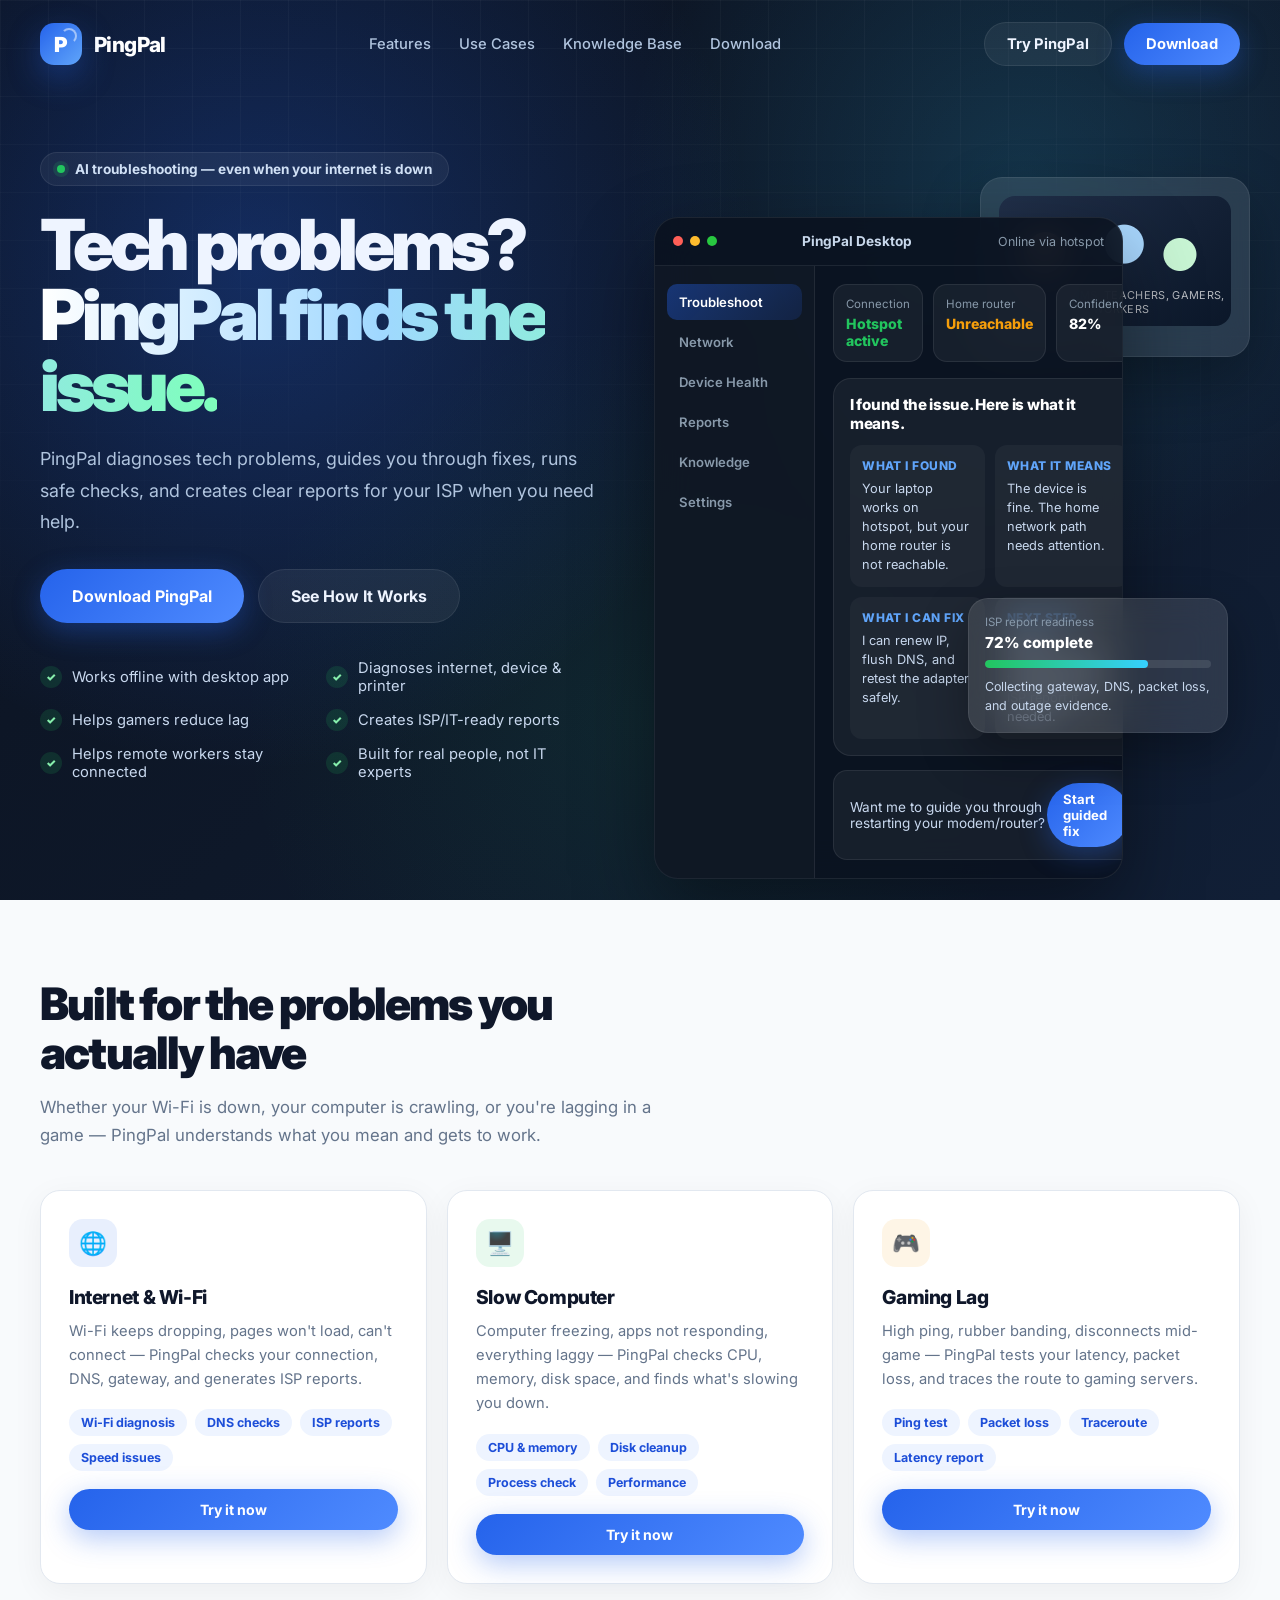
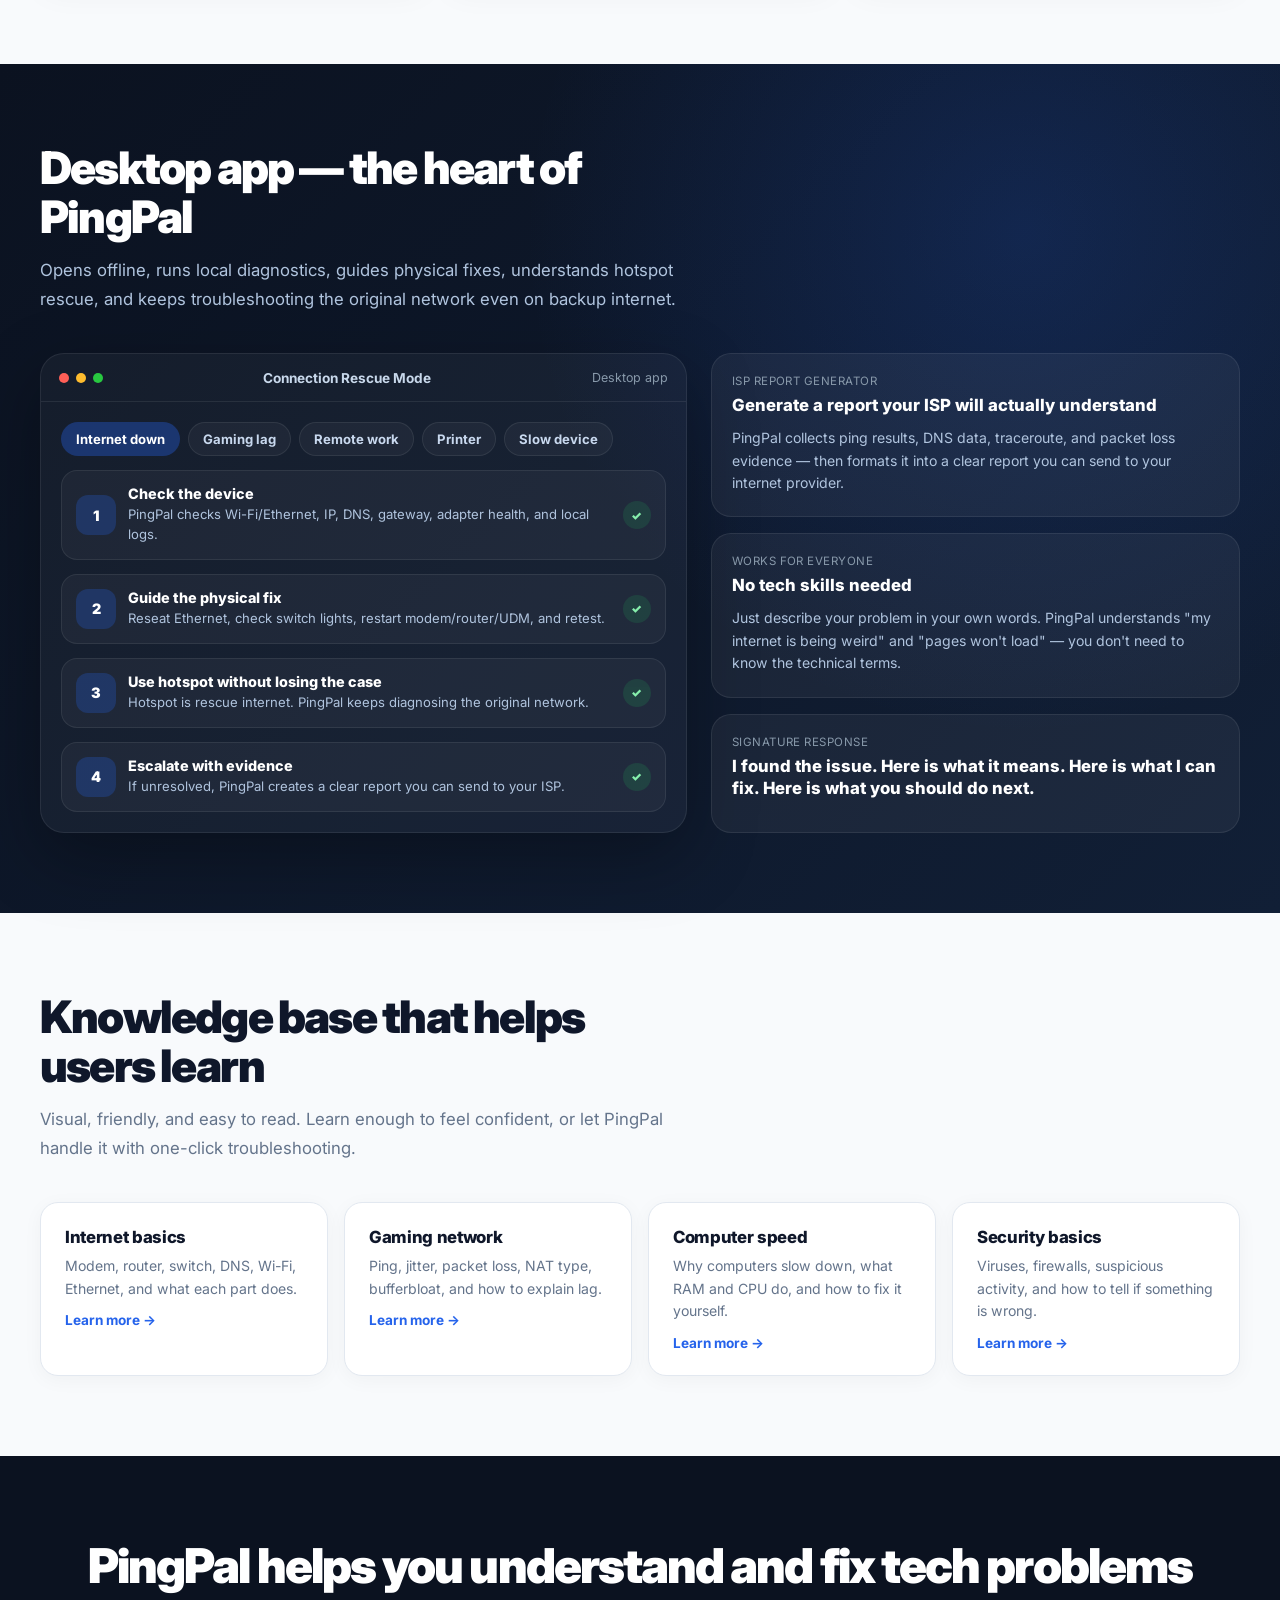
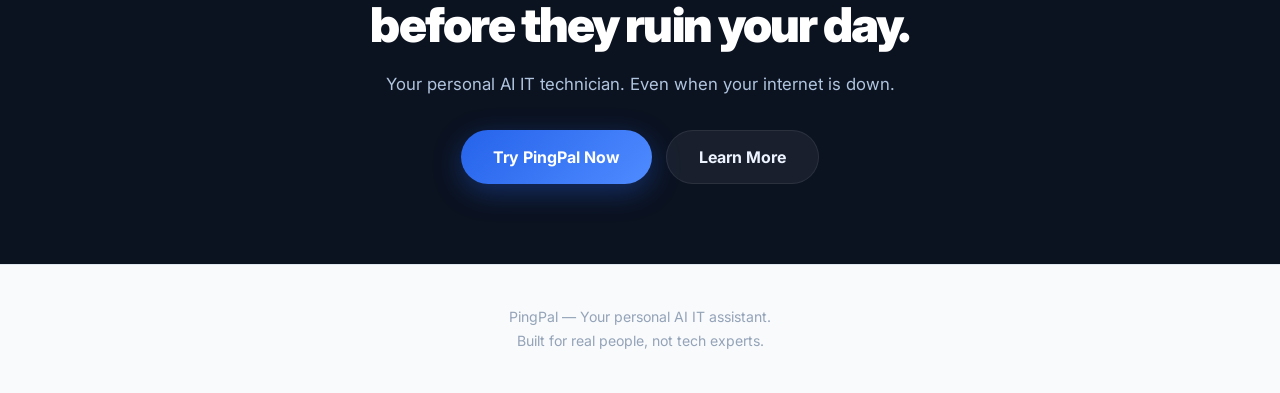
<file: preview/index.html>
<!DOCTYPE html>
<html lang="en">
<head>
  <meta charset="UTF-8">
  <meta name="viewport" content="width=device-width, initial-scale=1.0">
  <title>PingPal — AI IT Assistant</title>
  <link rel="preconnect" href="https://fonts.googleapis.com">
  <link rel="preconnect" href="https://fonts.gstatic.com" crossorigin>
  <link href="https://fonts.googleapis.com/css2?family=Inter:wght@400;500;600;700;800;900&display=swap" rel="stylesheet">
  <style>
    :root {
      --navy: #0B1220;
      --navy-light: #0f1a2e;
      --panel: #162033;
      --accent: #2563EB;
      --accent-light: #60a5fa;
      --cyan: #36d1ff;
      --success: #22C55E;
      --warning: #F59E0B;
      --danger: #EF4444;
      --bg: #F8FAFC;
      --surface: #ffffff;
      --border: #e2e8f0;
      --text: #0f172a;
      --text-secondary: #64748b;
      --text-muted: #94a3b8;
      --line: rgba(255, 255, 255, 0.08);
      --glow: rgba(37, 99, 235, 0.25);
    }

    * { box-sizing: border-box; margin: 0; padding: 0; }

    body {
      font-family: 'Inter', ui-sans-serif, system-ui, -apple-system, sans-serif;
      color: var(--text);
      background: var(--bg);
      -webkit-font-smoothing: antialiased;
    }

    a { color: inherit; text-decoration: none; }

    /* Hero Section */
    .hero-section {
      min-height: 100vh;
      color: #eef4ff;
      background:
        radial-gradient(circle at 20% 30%, rgba(37, 99, 235, 0.3), transparent 500px),
        radial-gradient(circle at 80% 20%, rgba(54, 209, 255, 0.15), transparent 400px),
        radial-gradient(circle at 50% 80%, rgba(34, 197, 94, 0.08), transparent 400px),
        linear-gradient(135deg, #0B1220 0%, #0e1829 50%, #111f36 100%);
      position: relative;
      overflow: hidden;
    }

    .hero-section::before {
      content: "";
      position: absolute;
      inset: 0;
      background-image:
        linear-gradient(rgba(255,255,255,0.03) 1px, transparent 1px),
        linear-gradient(90deg, rgba(255,255,255,0.03) 1px, transparent 1px);
      background-size: 48px 48px;
      mask-image: linear-gradient(to bottom, #000, transparent 80%);
      pointer-events: none;
    }

    .container {
      width: min(1200px, calc(100% - 48px));
      margin: 0 auto;
      position: relative;
      z-index: 1;
    }

    /* Nav */
    .nav {
      display: flex;
      align-items: center;
      justify-content: space-between;
      padding: 22px 0;
    }

    .brand {
      display: flex;
      align-items: center;
      gap: 12px;
    }

    .logo-icon {
      width: 42px;
      height: 42px;
      border-radius: 14px;
      background: linear-gradient(135deg, var(--accent), var(--accent-light));
      display: flex;
      align-items: center;
      justify-content: center;
      position: relative;
      box-shadow: 0 12px 32px rgba(37, 99, 235, 0.35);
    }

    .logo-letter {
      color: white;
      font-weight: 900;
      font-size: 1.3rem;
      z-index: 1;
    }

    .logo-signal {
      position: absolute;
      width: 16px;
      height: 16px;
      border: 2.5px solid rgba(255, 255, 255, 0.5);
      border-left-color: transparent;
      border-bottom-color: transparent;
      border-radius: 50%;
      right: 5px;
      top: 5px;
    }

    .brand-name {
      font-weight: 800;
      font-size: 1.3rem;
      color: white;
      letter-spacing: -0.03em;
    }

    .nav-links {
      display: flex;
      align-items: center;
      gap: 28px;
      font-size: 0.92rem;
      color: #b0c4de;
      font-weight: 500;
    }

    .nav-links a:hover { color: white; }

    .nav-actions {
      display: flex;
      gap: 12px;
      align-items: center;
    }

    .btn {
      display: inline-flex;
      align-items: center;
      justify-content: center;
      gap: 8px;
      padding: 12px 22px;
      border-radius: 999px;
      font-weight: 700;
      font-size: 0.92rem;
      border: none;
      cursor: pointer;
      transition: all 0.2s;
      font-family: inherit;
    }

    .btn-ghost {
      background: rgba(255, 255, 255, 0.06);
      border: 1px solid var(--line);
      color: #eef4ff;
    }

    .btn-ghost:hover {
      background: rgba(255, 255, 255, 0.1);
    }

    .btn-primary {
      background: linear-gradient(135deg, var(--accent), #4f8bff);
      color: white;
      box-shadow: 0 8px 28px rgba(37, 99, 235, 0.35);
    }

    .btn-primary:hover {
      box-shadow: 0 12px 36px rgba(37, 99, 235, 0.45);
      transform: translateY(-1px);
    }

    .btn-lg {
      padding: 16px 32px;
      font-size: 1rem;
    }

    /* Hero Content */
    .hero-grid {
      display: grid;
      grid-template-columns: 1fr 1.05fr;
      gap: 56px;
      align-items: center;
      padding: 64px 0 80px;
    }

    .eyebrow {
      display: inline-flex;
      align-items: center;
      gap: 10px;
      padding: 8px 16px;
      border: 1px solid var(--line);
      border-radius: 999px;
      background: rgba(255, 255, 255, 0.05);
      font-weight: 700;
      font-size: 0.85rem;
      color: #d0e0f5;
      margin-bottom: 24px;
    }

    .pulse-dot {
      width: 8px;
      height: 8px;
      border-radius: 50%;
      background: var(--success);
      box-shadow: 0 0 0 4px rgba(34, 197, 94, 0.15);
      animation: pulse 2s infinite;
    }

    @keyframes pulse {
      0%, 100% { box-shadow: 0 0 0 4px rgba(34, 197, 94, 0.15); }
      50% { box-shadow: 0 0 0 8px rgba(34, 197, 94, 0.08); }
    }

    .hero-title {
      font-size: clamp(2.8rem, 5.5vw, 4.5rem);
      line-height: 1;
      letter-spacing: -0.06em;
      font-weight: 900;
      margin-bottom: 22px;
    }

    .gradient-text {
      background: linear-gradient(90deg, #ffffff, #a0d8ff 50%, #7effbb);
      -webkit-background-clip: text;
      background-clip: text;
      color: transparent;
    }

    .hero-description {
      font-size: 1.12rem;
      line-height: 1.75;
      color: #b0c4de;
      max-width: 560px;
      margin-bottom: 32px;
    }

    .hero-buttons {
      display: flex;
      flex-wrap: wrap;
      gap: 14px;
      margin-bottom: 36px;
    }

    .trust-grid {
      display: grid;
      grid-template-columns: 1fr 1fr;
      gap: 14px;
    }

    .trust-item {
      display: flex;
      align-items: center;
      gap: 10px;
      font-size: 0.92rem;
      color: #c8d8ee;
    }

    .check-circle {
      width: 22px;
      height: 22px;
      border-radius: 50%;
      background: rgba(34, 197, 94, 0.15);
      color: #86efac;
      display: flex;
      align-items: center;
      justify-content: center;
      font-size: 0.7rem;
      font-weight: 900;
      flex-shrink: 0;
    }

    /* App Mockup */
    .mockup-container {
      position: relative;
      min-height: 580px;
    }

    .app-window {
      position: absolute;
      left: 0;
      top: 40px;
      width: 80%;
      border: 1px solid var(--line);
      border-radius: 24px;
      background: rgba(11, 18, 32, 0.9);
      box-shadow: 0 32px 80px rgba(0, 0, 0, 0.4);
      backdrop-filter: blur(20px);
      overflow: hidden;
      z-index: 2;
    }

    .window-chrome {
      height: 48px;
      display: flex;
      align-items: center;
      justify-content: space-between;
      padding: 0 18px;
      border-bottom: 1px solid var(--line);
    }

    .window-dots {
      display: flex;
      gap: 7px;
    }

    .window-dots span {
      width: 10px;
      height: 10px;
      border-radius: 50%;
    }

    .window-dots span:nth-child(1) { background: #ff5f57; }
    .window-dots span:nth-child(2) { background: #febc2e; }
    .window-dots span:nth-child(3) { background: #28c840; }

    .window-title {
      font-weight: 700;
      font-size: 0.85rem;
      color: #c8d8eb;
    }

    .window-tag {
      font-size: 0.78rem;
      color: #8899aa;
    }

    .app-layout {
      display: grid;
      grid-template-columns: 160px 1fr;
      min-height: 420px;
    }

    .app-sidebar {
      padding: 18px 12px;
      border-right: 1px solid var(--line);
      background: rgba(255, 255, 255, 0.02);
    }

    .app-nav-item {
      padding: 10px 12px;
      border-radius: 10px;
      color: #8899aa;
      font-weight: 600;
      font-size: 0.82rem;
      margin-bottom: 4px;
    }

    .app-nav-item.active {
      color: white;
      background: linear-gradient(135deg, rgba(37, 99, 235, 0.4), rgba(37, 99, 235, 0.15));
    }

    .app-main {
      padding: 18px;
    }

    .status-cards {
      display: grid;
      grid-template-columns: repeat(3, 1fr);
      gap: 10px;
      margin-bottom: 16px;
    }

    .stat-card {
      border: 1px solid var(--line);
      background: rgba(255, 255, 255, 0.05);
      border-radius: 14px;
      padding: 12px;
    }

    .stat-card .label {
      font-size: 0.72rem;
      color: #8899aa;
      margin-bottom: 4px;
    }

    .stat-card .value {
      font-weight: 800;
      color: white;
      font-size: 0.88rem;
    }

    .stat-card .value.green { color: var(--success); }
    .stat-card .value.amber { color: var(--warning); }

    .diag-box {
      border: 1px solid var(--line);
      background: rgba(255, 255, 255, 0.05);
      border-radius: 18px;
      padding: 16px;
      margin-bottom: 14px;
    }

    .diag-box .diag-title {
      font-weight: 800;
      color: white;
      font-size: 0.95rem;
      margin-bottom: 12px;
      letter-spacing: -0.02em;
    }

    .diag-grid {
      display: grid;
      grid-template-columns: 1fr 1fr;
      gap: 10px;
    }

    .diag-cell {
      border-radius: 12px;
      background: rgba(255, 255, 255, 0.04);
      padding: 12px;
      font-size: 0.8rem;
      line-height: 1.5;
      color: #c8d8ee;
    }

    .diag-cell .cell-label {
      font-weight: 800;
      color: white;
      display: block;
      margin-bottom: 4px;
      font-size: 0.75rem;
      text-transform: uppercase;
      letter-spacing: 0.04em;
      color: var(--accent-light);
    }

    .cta-bar {
      display: flex;
      align-items: center;
      justify-content: space-between;
      border: 1px solid var(--line);
      border-radius: 14px;
      background: rgba(255, 255, 255, 0.05);
      padding: 12px 16px;
    }

    .cta-bar p {
      color: #c8d8ee;
      font-size: 0.85rem;
    }

    .cta-bar .btn {
      padding: 8px 16px;
      font-size: 0.82rem;
    }

    /* Floating card */
    .float-card {
      position: absolute;
      right: -10px;
      top: 0;
      width: 46%;
      border: 1px solid var(--line);
      border-radius: 22px;
      background: rgba(255, 255, 255, 0.1);
      backdrop-filter: blur(16px);
      padding: 18px;
      box-shadow: 0 24px 60px rgba(0, 0, 0, 0.3);
      z-index: 1;
    }

    .float-card .scene {
      height: 130px;
      border-radius: 16px;
      background:
        radial-gradient(circle at 20% 42%, #f7c7a7 0 18px, transparent 19px),
        radial-gradient(circle at 54% 37%, #a9d8ff 0 19px, transparent 20px),
        radial-gradient(circle at 78% 45%, #c8f5d4 0 16px, transparent 17px),
        linear-gradient(135deg, #21304a, #0b1729);
      margin-bottom: 12px;
      position: relative;
    }

    .float-card .scene::after {
      content: "Office teams, teachers, gamers, and remote workers";
      position: absolute;
      left: 14px;
      bottom: 10px;
      color: rgba(255,255,255,0.7);
      font-size: 0.68rem;
      letter-spacing: 0.03em;
      text-transform: uppercase;
    }

    .report-float {
      position: absolute;
      right: 12px;
      bottom: 24px;
      width: 260px;
      border: 1px solid var(--line);
      border-radius: 20px;
      padding: 16px;
      background: rgba(255, 255, 255, 0.12);
      backdrop-filter: blur(18px);
      box-shadow: 0 20px 50px rgba(0, 0, 0, 0.3);
      z-index: 3;
    }

    .report-float .rf-label {
      font-size: 0.72rem;
      color: #8899aa;
      margin-bottom: 4px;
    }

    .report-float .rf-value {
      font-weight: 800;
      color: white;
      font-size: 0.95rem;
      margin-bottom: 8px;
    }

    .progress-bar {
      height: 8px;
      border-radius: 999px;
      background: rgba(255, 255, 255, 0.1);
      overflow: hidden;
      margin-bottom: 10px;
    }

    .progress-bar span {
      display: block;
      height: 100%;
      width: 72%;
      background: linear-gradient(90deg, var(--success), var(--cyan));
      border-radius: 999px;
    }

    .report-float .rf-desc {
      font-size: 0.78rem;
      color: #c8d8ee;
      line-height: 1.5;
    }

    /* Light sections */
    .section {
      padding: 80px 0;
    }

    .section-header {
      max-width: 640px;
      margin-bottom: 40px;
    }

    .section-header h2 {
      font-size: clamp(1.8rem, 3.5vw, 2.8rem);
      font-weight: 900;
      letter-spacing: -0.04em;
      color: var(--text);
      margin-bottom: 14px;
      line-height: 1.1;
    }

    .section-header p {
      font-size: 1.05rem;
      line-height: 1.7;
      color: var(--text-secondary);
    }

    /* Account cards */
    .card-grid {
      display: grid;
      grid-template-columns: repeat(3, 1fr);
      gap: 20px;
    }

    .card {
      background: var(--surface);
      border: 1px solid var(--border);
      border-radius: 20px;
      padding: 28px;
      box-shadow: 0 8px 32px rgba(0, 0, 0, 0.05);
      transition: all 0.2s;
    }

    .card:hover {
      box-shadow: 0 16px 48px rgba(0, 0, 0, 0.08);
      transform: translateY(-2px);
    }

    .card-icon {
      width: 48px;
      height: 48px;
      border-radius: 14px;
      display: flex;
      align-items: center;
      justify-content: center;
      margin-bottom: 18px;
      font-size: 1.4rem;
    }

    .card-icon.blue { background: rgba(37, 99, 235, 0.1); }
    .card-icon.green { background: rgba(34, 197, 94, 0.1); }
    .card-icon.amber { background: rgba(245, 158, 11, 0.1); }

    .card h3 {
      font-size: 1.2rem;
      font-weight: 800;
      margin-bottom: 10px;
      letter-spacing: -0.02em;
    }

    .card p {
      font-size: 0.92rem;
      color: var(--text-secondary);
      line-height: 1.65;
      margin-bottom: 18px;
    }

    .pill-list {
      display: flex;
      flex-wrap: wrap;
      gap: 8px;
    }

    .pill {
      padding: 6px 12px;
      border-radius: 999px;
      background: #eef4ff;
      color: #1d4ed8;
      font-weight: 700;
      font-size: 0.78rem;
    }

    /* Dark desktop section */
    .dark-section {
      background:
        radial-gradient(circle at 80% 20%, rgba(37, 99, 235, 0.18), transparent 500px),
        linear-gradient(135deg, #0B1220, #111f36);
      color: #eef4ff;
      padding: 80px 0;
    }

    .dark-section .section-header h2 { color: white; }
    .dark-section .section-header p { color: #b0c4de; }

    .desktop-grid {
      display: grid;
      grid-template-columns: 1.1fr 0.9fr;
      gap: 24px;
      align-items: stretch;
    }

    .desktop-window {
      border: 1px solid var(--line);
      border-radius: 24px;
      overflow: hidden;
      background: rgba(255, 255, 255, 0.04);
      box-shadow: 0 24px 70px rgba(0, 0, 0, 0.3);
    }

    .desktop-content {
      padding: 20px;
      display: grid;
      gap: 14px;
    }

    .mode-tabs {
      display: flex;
      flex-wrap: wrap;
      gap: 8px;
    }

    .mode-tab {
      padding: 8px 14px;
      border-radius: 999px;
      border: 1px solid var(--line);
      background: rgba(255, 255, 255, 0.04);
      color: #c8d8ee;
      font-weight: 700;
      font-size: 0.82rem;
    }

    .mode-tab.active {
      background: rgba(37, 99, 235, 0.35);
      color: white;
      border-color: transparent;
    }

    .flow-step {
      display: grid;
      grid-template-columns: 40px 1fr 28px;
      gap: 12px;
      align-items: center;
      border: 1px solid var(--line);
      border-radius: 16px;
      padding: 14px;
      background: rgba(255, 255, 255, 0.04);
    }

    .flow-num {
      width: 40px;
      height: 40px;
      border-radius: 12px;
      background: rgba(37, 99, 235, 0.25);
      color: white;
      display: flex;
      align-items: center;
      justify-content: center;
      font-weight: 900;
      font-size: 0.9rem;
    }

    .flow-step h4 {
      font-size: 0.9rem;
      font-weight: 800;
      color: white;
      margin-bottom: 3px;
    }

    .flow-step p {
      font-size: 0.82rem;
      color: #b0c4de;
      line-height: 1.5;
    }

    .flow-check {
      width: 28px;
      height: 28px;
      border-radius: 50%;
      background: rgba(34, 197, 94, 0.15);
      color: #86efac;
      display: flex;
      align-items: center;
      justify-content: center;
      font-weight: 900;
      font-size: 0.75rem;
    }

    .side-stack {
      display: grid;
      gap: 16px;
    }

    .info-card {
      border: 1px solid var(--line);
      background: rgba(255, 255, 255, 0.05);
      border-radius: 20px;
      padding: 20px;
    }

    .info-card .ic-label {
      font-size: 0.72rem;
      color: #8899aa;
      margin-bottom: 6px;
      text-transform: uppercase;
      letter-spacing: 0.04em;
    }

    .info-card h3 {
      font-size: 1.05rem;
      font-weight: 800;
      color: white;
      margin-bottom: 10px;
      line-height: 1.35;
    }

    .info-card p {
      font-size: 0.88rem;
      color: #b0c4de;
      line-height: 1.6;
    }

    .code-display {
      margin-top: 14px;
      border: 1px dashed rgba(255, 255, 255, 0.2);
      border-radius: 14px;
      padding: 14px;
      background: rgba(255, 255, 255, 0.04);
      color: white;
      font-weight: 900;
      letter-spacing: 0.12em;
      text-align: center;
      font-size: 0.95rem;
    }

    /* Knowledge base */
    .kb-grid {
      display: grid;
      grid-template-columns: repeat(4, 1fr);
      gap: 16px;
    }

    .kb-card {
      background: var(--surface);
      border: 1px solid var(--border);
      border-radius: 18px;
      padding: 24px;
      box-shadow: 0 4px 20px rgba(0, 0, 0, 0.04);
      transition: all 0.2s;
    }

    .kb-card:hover {
      box-shadow: 0 12px 36px rgba(0, 0, 0, 0.08);
      transform: translateY(-2px);
    }

    .kb-card h3 {
      font-size: 1.05rem;
      font-weight: 800;
      margin-bottom: 8px;
      letter-spacing: -0.02em;
    }

    .kb-card p {
      font-size: 0.88rem;
      color: var(--text-secondary);
      line-height: 1.6;
    }

    /* CTA Section */
    .cta-section {
      background: var(--navy);
      padding: 80px 0;
      text-align: center;
      color: white;
    }

    .cta-section h2 {
      font-size: clamp(2rem, 4vw, 3rem);
      font-weight: 900;
      letter-spacing: -0.04em;
      margin-bottom: 16px;
    }

    .cta-section p {
      font-size: 1.05rem;
      color: #b0c4de;
      max-width: 520px;
      margin: 0 auto 32px;
      line-height: 1.7;
    }

    .cta-buttons {
      display: flex;
      gap: 14px;
      justify-content: center;
      flex-wrap: wrap;
    }

    .card-cta {
      margin-top: 18px;
      width: 100%;
      text-align: center;
      padding: 12px 20px;
      font-size: 0.88rem;
    }

    .kb-link {
      display: block;
      margin-top: 12px;
      font-weight: 700;
      font-size: 0.85rem;
      color: var(--accent);
    }

    .kb-card:hover .kb-link {
      text-decoration: underline;
    }

    /* Footer */
    .footer {
      padding: 40px 0;
      text-align: center;
      color: var(--text-muted);
      font-size: 0.88rem;
      line-height: 1.7;
      border-top: 1px solid var(--border);
    }

    /* Responsive */
    @media (max-width: 980px) {
      .nav-links { display: none; }
      .hero-grid, .desktop-grid { grid-template-columns: 1fr; }
      .mockup-container { min-height: 500px; }
      .card-grid, .kb-grid { grid-template-columns: 1fr 1fr; }
    }

    @media (max-width: 680px) {
      .nav-actions { display: none; }
      .trust-grid, .card-grid, .kb-grid, .status-cards, .diag-grid { grid-template-columns: 1fr; }
      .app-layout { grid-template-columns: 1fr; }
      .app-sidebar, .float-card, .report-float { display: none; }
      .app-window { width: 100%; }
    }
  </style>
</head>
<body>

  <!-- Hero -->
  <section class="hero-section">
    <div class="container">
      <nav class="nav">
        <a class="brand" href="/">
          <div class="logo-icon">
            <span class="logo-letter">P</span>
            <span class="logo-signal"></span>
          </div>
          <span class="brand-name">PingPal</span>
        </a>
        <div class="nav-links">
          <a href="#features">Features</a>
          <a href="#usecases">Use Cases</a>
          <a href="#knowledge">Knowledge Base</a>
          <a href="#download">Download</a>
        </div>
        <div class="nav-actions">
          <a class="btn btn-ghost" href="/">Try PingPal</a>
          <a class="btn btn-primary" href="#download">Download</a>
        </div>
      </nav>

      <div class="hero-grid">
        <div>
          <div class="eyebrow">
            <span class="pulse-dot"></span>
            AI troubleshooting — even when your internet is down
          </div>
          <h1 class="hero-title">Tech problems?<br><span class="gradient-text">PingPal finds the issue.</span></h1>
          <p class="hero-description">
            PingPal diagnoses tech problems, guides you through fixes, runs safe checks, and creates clear reports
            for your ISP when you need help.
          </p>
          <div class="hero-buttons">
            <a class="btn btn-primary btn-lg" href="#download">Download PingPal</a>
            <a class="btn btn-ghost btn-lg" href="#features">See How It Works</a>
          </div>
          <div class="trust-grid">
            <div class="trust-item"><span class="check-circle">✓</span> Works offline with desktop app</div>
            <div class="trust-item"><span class="check-circle">✓</span> Diagnoses internet, device &amp; printer</div>
            <div class="trust-item"><span class="check-circle">✓</span> Helps gamers reduce lag</div>
            <div class="trust-item"><span class="check-circle">✓</span> Creates ISP/IT-ready reports</div>
            <div class="trust-item"><span class="check-circle">✓</span> Helps remote workers stay connected</div>
            <div class="trust-item"><span class="check-circle">✓</span> Built for real people, not IT experts</div>
          </div>
        </div>

        <div class="mockup-container">
          <div class="float-card">
            <div class="scene"></div>
          </div>

          <div class="app-window">
            <div class="window-chrome">
              <div class="window-dots"><span></span><span></span><span></span></div>
              <span class="window-title">PingPal Desktop</span>
              <span class="window-tag">Online via hotspot</span>
            </div>
            <div class="app-layout">
              <aside class="app-sidebar">
                <div class="app-nav-item active">Troubleshoot</div>
                <div class="app-nav-item">Network</div>
                <div class="app-nav-item">Device Health</div>
                <div class="app-nav-item">Reports</div>
                <div class="app-nav-item">Knowledge</div>
                <div class="app-nav-item">Settings</div>
              </aside>
              <div class="app-main">
                <div class="status-cards">
                  <div class="stat-card"><div class="label">Connection</div><div class="value green">Hotspot active</div></div>
                  <div class="stat-card"><div class="label">Home router</div><div class="value amber">Unreachable</div></div>
                  <div class="stat-card"><div class="label">Confidence</div><div class="value">82%</div></div>
                </div>
                <div class="diag-box">
                  <div class="diag-title">I found the issue. Here is what it means.</div>
                  <div class="diag-grid">
                    <div class="diag-cell"><span class="cell-label">What I found</span>Your laptop works on hotspot, but your home router is not reachable.</div>
                    <div class="diag-cell"><span class="cell-label">What it means</span>The device is fine. The home network path needs attention.</div>
                    <div class="diag-cell"><span class="cell-label">What I can fix</span>I can renew IP, flush DNS, and retest the adapter safely.</div>
                    <div class="diag-cell"><span class="cell-label">Next step</span>Restart modem/router, then generate an ISP report if needed.</div>
                  </div>
                </div>
                <div class="cta-bar">
                  <p>Want me to guide you through restarting your modem/router?</p>
                  <a class="btn btn-primary" href="/">Start guided fix</a>
                </div>
              </div>
            </div>
          </div>

          <div class="report-float">
            <div class="rf-label">ISP report readiness</div>
            <div class="rf-value">72% complete</div>
            <div class="progress-bar"><span></span></div>
            <div class="rf-desc">Collecting gateway, DNS, packet loss, and outage evidence.</div>
          </div>
        </div>
      </div>
    </div>
  </section>

  <!-- Use Cases -->
  <section class="section" id="usecases">
    <div class="container">
      <div class="section-header">
        <h2>Built for the problems you actually have</h2>
        <p>Whether your Wi-Fi is down, your computer is crawling, or you're lagging in a game — PingPal understands what you mean and gets to work.</p>
      </div>

      <div class="card-grid">
        <article class="card">
          <div class="card-icon blue">🌐</div>
          <h3>Internet &amp; Wi-Fi</h3>
          <p>Wi-Fi keeps dropping, pages won't load, can't connect — PingPal checks your connection, DNS, gateway, and generates ISP reports.</p>
          <div class="pill-list">
            <span class="pill">Wi-Fi diagnosis</span>
            <span class="pill">DNS checks</span>
            <span class="pill">ISP reports</span>
            <span class="pill">Speed issues</span>
          </div>
          <a class="btn btn-primary card-cta" href="/">Try it now</a>
        </article>

        <article class="card">
          <div class="card-icon green">🖥️</div>
          <h3>Slow Computer</h3>
          <p>Computer freezing, apps not responding, everything laggy — PingPal checks CPU, memory, disk space, and finds what's slowing you down.</p>
          <div class="pill-list">
            <span class="pill">CPU &amp; memory</span>
            <span class="pill">Disk cleanup</span>
            <span class="pill">Process check</span>
            <span class="pill">Performance</span>
          </div>
          <a class="btn btn-primary card-cta" href="/">Try it now</a>
        </article>

        <article class="card">
          <div class="card-icon amber">🎮</div>
          <h3>Gaming Lag</h3>
          <p>High ping, rubber banding, disconnects mid-game — PingPal tests your latency, packet loss, and traces the route to gaming servers.</p>
          <div class="pill-list">
            <span class="pill">Ping test</span>
            <span class="pill">Packet loss</span>
            <span class="pill">Traceroute</span>
            <span class="pill">Latency report</span>
          </div>
          <a class="btn btn-primary card-cta" href="/">Try it now</a>
        </article>
      </div>
    </div>
  </section>

  <!-- Desktop App Preview -->
  <section class="dark-section" id="features">
    <div class="container">
      <div class="section-header">
        <h2>Desktop app — the heart of PingPal</h2>
        <p>Opens offline, runs local diagnostics, guides physical fixes, understands hotspot rescue, and keeps troubleshooting the original network even on backup internet.</p>
      </div>
    </div>

    <div class="container">
      <div class="desktop-grid">
        <div class="desktop-window">
          <div class="window-chrome">
            <div class="window-dots"><span></span><span></span><span></span></div>
            <span class="window-title">Connection Rescue Mode</span>
            <span class="window-tag">Desktop app</span>
          </div>
          <div class="desktop-content">
            <div class="mode-tabs">
              <span class="mode-tab active">Internet down</span>
              <span class="mode-tab">Gaming lag</span>
              <span class="mode-tab">Remote work</span>
              <span class="mode-tab">Printer</span>
              <span class="mode-tab">Slow device</span>
            </div>

            <div class="flow-step">
              <div class="flow-num">1</div>
              <div>
                <h4>Check the device</h4>
                <p>PingPal checks Wi-Fi/Ethernet, IP, DNS, gateway, adapter health, and local logs.</p>
              </div>
              <span class="flow-check">✓</span>
            </div>

            <div class="flow-step">
              <div class="flow-num">2</div>
              <div>
                <h4>Guide the physical fix</h4>
                <p>Reseat Ethernet, check switch lights, restart modem/router/UDM, and retest.</p>
              </div>
              <span class="flow-check">✓</span>
            </div>

            <div class="flow-step">
              <div class="flow-num">3</div>
              <div>
                <h4>Use hotspot without losing the case</h4>
                <p>Hotspot is rescue internet. PingPal keeps diagnosing the original network.</p>
              </div>
              <span class="flow-check">✓</span>
            </div>

            <div class="flow-step">
              <div class="flow-num">4</div>
              <div>
                <h4>Escalate with evidence</h4>
                <p>If unresolved, PingPal creates a clear report you can send to your ISP.</p>
              </div>
              <span class="flow-check">✓</span>
            </div>
          </div>
        </div>

        <aside class="side-stack">
          <div class="info-card">
            <div class="ic-label">ISP report generator</div>
            <h3>Generate a report your ISP will actually understand</h3>
            <p>PingPal collects ping results, DNS data, traceroute, and packet loss evidence — then formats it into a clear report you can send to your internet provider.</p>
          </div>

          <div class="info-card">
            <div class="ic-label">Works for everyone</div>
            <h3>No tech skills needed</h3>
            <p>Just describe your problem in your own words. PingPal understands "my internet is being weird" and "pages won't load" — you don't need to know the technical terms.</p>
          </div>

          <div class="info-card">
            <div class="ic-label">Signature response</div>
            <h3>I found the issue. Here is what it means. Here is what I can fix. Here is what you should do next.</h3>
          </div>
        </aside>
      </div>
    </div>
  </section>

  <!-- Knowledge Base -->
  <section class="section" id="knowledge">
    <div class="container">
      <div class="section-header">
        <h2>Knowledge base that helps users learn</h2>
        <p>Visual, friendly, and easy to read. Learn enough to feel confident, or let PingPal handle it with one-click troubleshooting.</p>
      </div>
      <div class="kb-grid">
        <a class="kb-card" href="/knowledge">
          <h3>Internet basics</h3>
          <p>Modem, router, switch, DNS, Wi-Fi, Ethernet, and what each part does.</p>
          <span class="kb-link">Learn more &rarr;</span>
        </a>
        <a class="kb-card" href="/knowledge">
          <h3>Gaming network</h3>
          <p>Ping, jitter, packet loss, NAT type, bufferbloat, and how to explain lag.</p>
          <span class="kb-link">Learn more &rarr;</span>
        </a>
        <a class="kb-card" href="/knowledge">
          <h3>Computer speed</h3>
          <p>Why computers slow down, what RAM and CPU do, and how to fix it yourself.</p>
          <span class="kb-link">Learn more &rarr;</span>
        </a>
        <a class="kb-card" href="/knowledge">
          <h3>Security basics</h3>
          <p>Viruses, firewalls, suspicious activity, and how to tell if something is wrong.</p>
          <span class="kb-link">Learn more &rarr;</span>
        </a>
      </div>
    </div>
  </section>

  <!-- CTA -->
  <section class="cta-section" id="download">
    <div class="container">
      <h2>PingPal helps you understand and fix tech problems before they ruin your day.</h2>
      <p>Your personal AI IT technician. Even when your internet is down.</p>
      <div class="cta-buttons">
        <a class="btn btn-primary btn-lg" href="/">Try PingPal Now</a>
        <a class="btn btn-ghost btn-lg" href="#features">Learn More</a>
      </div>
    </div>
  </section>

  <footer class="footer">
    <div class="container">
      <p>PingPal — Your personal AI IT assistant.<br>Built for real people, not tech experts.</p>
    </div>
  </footer>

</body>
</html>
</file>
